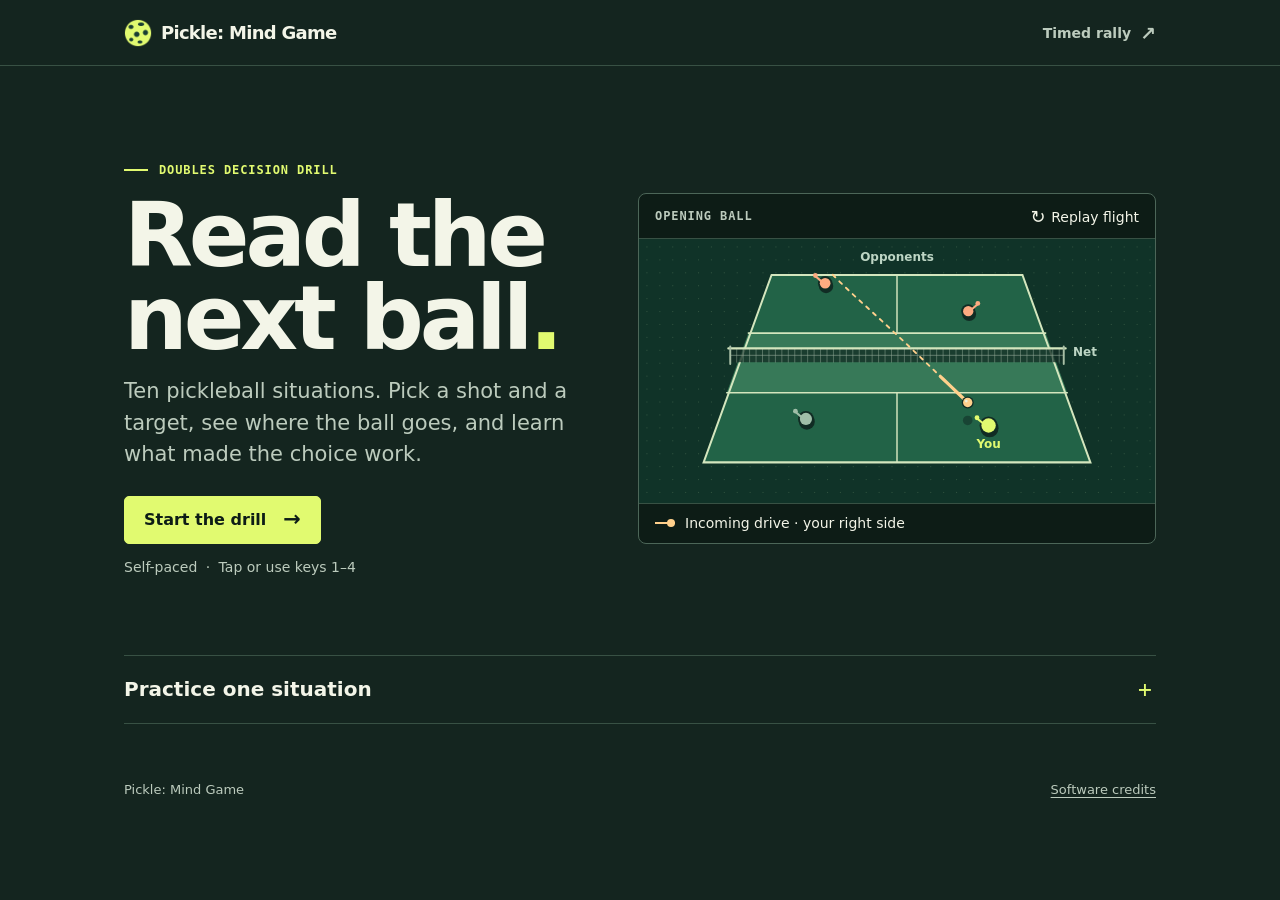
<file: index.html>
<!doctype html>
<html lang="en">
  <head>
    <meta http-equiv="Content-Security-Policy" content="script-src &#39;self&#39;; connect-src &#39;self&#39;; object-src &#39;none&#39;; base-uri &#39;self&#39;">

    <meta charset="UTF-8" />
    <link rel="icon" type="image/png" href="./ball.png" />
    <meta name="viewport" content="width=device-width, initial-scale=1.0, viewport-fit=cover" />
    <meta name="apple-mobile-web-app-capable" content="yes" />
    <meta name="mobile-web-app-capable" content="yes" />
    <meta name="theme-color" content="#14251f" />
    <meta name="description" content="Read ten doubles pickleball situations. Choose a shot and a target, see the court, and replay each decision at your own pace." />
    <title>Pickle: Mind Game</title>
    <script type="module" crossorigin src="./assets/drill-CyTFswaB.js"></script>
    <link rel="modulepreload" crossorigin href="./assets/jsx-runtime-Z60Ad7FQ.js">
    <link rel="stylesheet" crossorigin href="./assets/drill-CYoY7oPi.css">
  </head>
  <body>
    <div id="root"></div>
  </body>
</html>
</file>
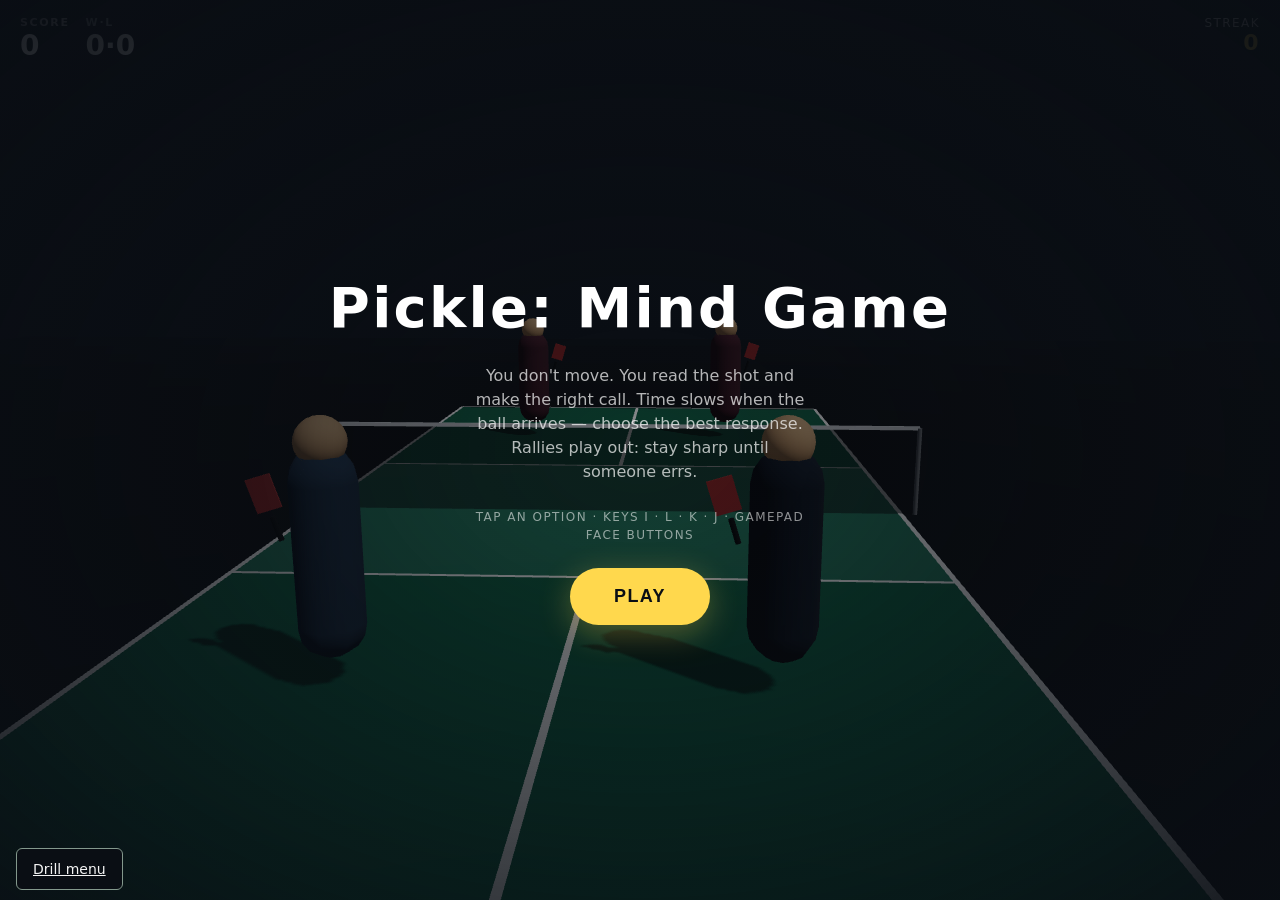
<file: rally.html>
<!doctype html>
<html lang="en">
  <head>
    <meta http-equiv="Content-Security-Policy" content="script-src &#39;self&#39;; connect-src &#39;self&#39;; object-src &#39;none&#39;; base-uri &#39;self&#39;">

    <meta charset="UTF-8" />
    <link rel="icon" type="image/png" href="./ball.png" />
    <meta name="viewport" content="width=device-width, initial-scale=1.0, viewport-fit=cover" />
    <meta name="apple-mobile-web-app-capable" content="yes" />
    <meta name="mobile-web-app-capable" content="yes" />
    <meta name="theme-color" content="#0a0e14" />
    <title>Timed Rally · Pickle: Mind Game</title>
    <script type="module" crossorigin src="./assets/rally-UnPA8FQm.js"></script>
    <link rel="modulepreload" crossorigin href="./assets/jsx-runtime-Z60Ad7FQ.js">
    <link rel="stylesheet" crossorigin href="./assets/rally-DVQZcZiQ.css">
  </head>
  <body>
    <div id="root"></div>
  </body>
</html>
</file>
<file: assets/drill-CYoY7oPi.css>
:root{--ink:#14251f;--panel:#1b3028;--raised:#223b31;--edge:#4c6658;--rule:#385144;--muted:#bccbbd;--paper:#f3f5e8;--ball:#e1fa70;--flight:#ffd08c;--playable:#aed6ef;--risky:#ffb69c;--focus:#fff4b8;--deep:#0d1c16;--body:-apple-system, BlinkMacSystemFont, "Inter", system-ui, sans-serif;--display:"Arial Narrow", "Helvetica Neue", var(--body);--mono:ui-monospace, "SFMono-Regular", Consolas, monospace;font-family:var(--body);color:var(--paper);background:var(--ink);--lightningcss-light: ;--lightningcss-dark:initial;color-scheme:dark;font-synthesis:none}*{box-sizing:border-box}html,body{min-width:0;margin:0;overflow-x:clip}body{min-height:100dvh}button,summary,a{-webkit-tap-highlight-color:transparent;touch-action:manipulation}button,a{font:inherit;color:inherit}button,summary{cursor:pointer}button{appearance:none}a{text-decoration:none}:focus-visible{outline:3px solid var(--focus);outline-offset:3px}h1:focus,h2:focus{outline:none}h1,h2,p,figure,ul,ol{margin:0}h1,h2{overflow-wrap:anywhere;min-width:0;font-family:var(--display)}button{border-radius:5px}.mast{border-bottom:1px solid var(--rule)}.mast-inner,.shell,.foot{width:min(1160px,100%);margin-inline:auto;padding-inline:clamp(18px,5vw,70px)}.mast-inner{justify-content:space-between;align-items:center;gap:10px;height:65px;display:flex}.brand,.nav-link{align-items:center;gap:9px;min-height:44px;display:inline-flex}.brand{letter-spacing:-.04em;font-size:18px;font-weight:720}.brand img{display:block}.nav-link,.text-link{font-size:14px;font-weight:630}.nav-link{color:var(--muted)}.nav-link span{font-size:19px}.nav-link:hover,.text-link:hover{color:var(--ball);text-decoration:underline}.home{padding-block:clamp(36px,7.5vw,100px) 44px}.home-spread{grid-template-columns:minmax(0,.93fr) minmax(0,1.07fr);align-items:center;gap:clamp(24px,5vw,74px);display:grid}.eyebrow,.court-title>span,.scorebar,.your-pick{font-family:var(--mono);letter-spacing:.075em;text-transform:uppercase;font-size:12px;font-weight:650;line-height:1.4}.eyebrow{color:var(--ball);align-items:center;gap:11px;display:flex}.rule{background:var(--ball);width:24px;height:2px;display:inline-block}.intro h1{letter-spacing:-.046em;margin:15px 0 16px;font-size:clamp(56px,7vw,102px);font-weight:760;line-height:.93}.intro h1>span{display:block}.dot{color:var(--ball)}.lede{max-width:39ch;color:var(--muted);margin-bottom:25px;font-size:clamp(17px,1.7vw,21px);line-height:1.5}.primary,.secondary{border-radius:5px;justify-content:center;align-items:center;gap:17px;min-height:48px;padding:12px 19px;font-size:16px;font-weight:720;line-height:1.3;display:inline-flex}.primary{background:var(--ball);border:1px solid var(--ball);color:var(--deep)}.primary:hover{background:var(--paper);border-color:var(--paper)}.primary span{font-size:21px;line-height:1}.primary:active,.secondary:active,.option:active{transform:translateY(1px)}.secondary{color:var(--paper);border:1px solid var(--edge);background:0 0}.secondary:hover{border-color:var(--paper)}.intro-note{color:var(--muted);margin-top:15px;font-size:14px}.intro-note span{padding-inline:4px}.court{background:var(--deep);border:1px solid var(--edge);border-radius:8px;min-width:0;overflow:hidden}.court-title,.court figcaption{align-items:center;display:flex}.court-title{border-bottom:1px solid var(--rule);justify-content:space-between;min-height:42px;padding-inline:16px 6px}.court-title>span{color:var(--muted)}.court-title button{color:var(--paper);background:0 0;border:0;min-height:44px;padding:8px 10px;font-size:14px}.court-title button span{vertical-align:-1px;font-size:18px}.court-title button:hover{color:var(--ball)}.court-title button:focus-visible{outline-offset:-3px}.court canvas{aspect-ratio:560/286;width:100%;height:auto;display:block}.court figcaption{min-height:40px;color:var(--paper);border-top:1px solid var(--rule);gap:10px;padding:10px 16px;font-size:14px;line-height:1.35}.flight-mark{background:var(--flight);flex:none;width:20px;height:2px;display:inline-block;position:relative}.flight-mark:after{content:"";background:var(--flight);border-radius:50%;width:8px;height:8px;position:absolute;top:-3px;right:0}.return-mark,.return-mark:after{background:var(--ball)}.library{border-block:1px solid var(--rule);margin-top:clamp(38px,6.5vw,80px)}summary{list-style:none}summary::-webkit-details-marker{display:none}.library summary,.review summary{align-items:center;gap:14px;display:flex}.library summary{justify-content:space-between;min-height:67px;font-size:20px;font-weight:650}.plus{width:22px;height:22px;color:var(--ball);flex:none;place-items:center;display:inline-grid}.plus:after{content:"+";font:23px/1 var(--mono)}details[open]>summary .plus:after{content:"−"}.library ul{grid-template-columns:repeat(2,minmax(0,1fr));gap:0 28px;padding:0 0 18px;list-style:none;display:grid}.library li a{border-top:1px solid var(--rule);min-height:46px;color:var(--muted);justify-content:space-between;align-items:center;gap:10px;padding:8px 3px;font-size:16px;display:flex}.library li a:hover{color:var(--ball)}.foot{color:var(--muted);justify-content:space-between;align-items:center;padding-bottom:24px;font-size:13px;display:flex}.foot a{text-underline-offset:3px;align-items:center;min-height:44px;text-decoration:underline;display:inline-flex}.drill{padding-block:clamp(22px,4vw,48px) 50px}.scorebar{color:var(--muted);letter-spacing:.04em;justify-content:space-between;align-items:baseline;display:flex}.scorebar b{color:var(--paper);margin-left:9px}.points{color:var(--ball);font-size:17px}.points span{font-size:12px}.progress{gap:5px;margin:10px 0 clamp(23px,3vw,40px);display:flex}.progress i{background:var(--rule);flex:1;height:4px}.progress .current{background:var(--ball)}.progress .done{background:var(--muted)}.work{grid-template-columns:minmax(0,1.03fr) minmax(0,.97fr);grid-template-areas:"read court""decision court";align-items:start;column-gap:clamp(30px,4.5vw,64px);display:grid}.readout{grid-area:read}.readout h1,.recap h1{letter-spacing:-.039em;margin:10px 0 12px;font-size:clamp(39px,4.4vw,62px);font-weight:735;line-height:1.02}.cue{color:var(--paper);max-width:52ch;font-size:clamp(17px,1.6vw,20px);line-height:1.48}.work .court{grid-area:court}.decisions{border-top:1px solid var(--rule);grid-area:decision;margin-top:28px;padding-top:22px}.decisions h2{letter-spacing:-.04em;font-size:clamp(25px,2.2vw,32px);line-height:1.1}.help{color:var(--muted);font-size:14px;line-height:1.5}.pick-help{margin:5px 0 13px}.options{grid-template-columns:repeat(2,minmax(0,1fr));gap:9px;display:grid}.option{border:1px solid var(--edge);background:var(--panel);color:var(--paper);text-align:left;justify-content:space-between;align-items:flex-start;gap:4px;min-height:75px;padding:12px 13px;display:flex}.option:hover{border-color:var(--ball);background:var(--raised)}.choice-copy{flex-direction:column;gap:2px;display:flex}.choice-copy strong{letter-spacing:-.027em;font-size:20px;line-height:1.16}.choice-copy .aim{color:var(--muted);font-size:16px;line-height:1.32}kbd{border:1px solid var(--edge);width:21px;height:22px;color:var(--muted);font:11px/1 var(--mono);border-radius:4px;flex-shrink:0;place-items:center;display:inline-grid}.keys-help{margin-top:12px}.feedback-top{color:var(--muted);justify-content:space-between;align-items:center;gap:10px;font-size:13px;display:flex}.grade{align-items:center;gap:7px;font-size:15px;font-weight:750;display:inline-flex}.grade i{width:21px;height:21px;font:700 13px/1 var(--body);border:1.5px solid;border-radius:50%;place-items:center;display:inline-grid}.grade.perfect,.grade-text.perfect{color:var(--ball)}.grade.ok,.grade-text.ok{color:var(--playable)}.grade.wrong,.grade-text.wrong{color:var(--risky)}.your-pick{color:var(--muted);margin:18px 0 3px;font-size:11px}.reason,.compare p,.review details p{font-size:17px;line-height:1.48}.reason{margin-top:9px}.compare{border-left:2px solid var(--ball);margin-top:17px;padding-left:13px}.compare strong{color:var(--ball);font-size:16px}.compare p{color:var(--muted);margin-top:4px;font-size:16px}.feedback-actions,.recap-actions{flex-wrap:wrap;gap:9px;margin:21px 0 9px;display:flex}.recap{padding-top:clamp(30px,5vw,68px);padding-bottom:55px}.recap h1{font-size:clamp(39px,5.5vw,76px)}.recap-score{color:var(--muted);align-items:baseline;gap:12px;margin:18px 0 9px;display:flex}.recap-score b{color:var(--ball);font-size:clamp(44px,5.5vw,72px);font-family:var(--display);letter-spacing:-.06em;line-height:1}.grade-counts{color:var(--muted);flex-wrap:wrap;gap:7px 16px;font-size:15px;display:flex}.grade-counts span{align-items:center;gap:7px;display:inline-flex}.grade-dot{background:var(--ball);border-radius:50%;width:8px;height:8px}.grade-dot.ok{background:var(--playable)}.grade-dot.wrong{background:var(--risky)}.review-title{letter-spacing:-.04em;margin:34px 0 14px;font-size:26px}.review{border-bottom:1px solid var(--rule);max-width:790px;margin:0;padding:0;list-style:none}.review li{border-top:1px solid var(--rule)}.review summary{padding-block:13px}.review-case{flex:1;font-size:17px;font-weight:660}.review-case small{color:var(--muted);margin-top:3px;font-size:14px;font-weight:400;display:block}.grade-text{font-size:14px}.review details p{max-width:66ch;color:var(--muted)}.review .text-link{color:var(--ball);align-items:center;gap:6px;min-height:44px;margin-bottom:5px;display:inline-flex}@media (width<=760px){.mast-inner{height:55px}.home-spread{grid-template-columns:minmax(0,1fr);gap:25px}.intro h1{font-size:clamp(56px,12vw,82px)}.intro h1>span{display:inline}.home{padding-top:33px}.opening-court{max-width:560px}.work{grid-template-columns:minmax(0,1fr);grid-template-areas:"read""court""decision"}.work .court{margin-top:16px}.decisions{border:0;margin-top:20px;padding-top:0}.readout h1{margin:6px 0 7px;font-size:clamp(32px,7.3vw,46px)}.cue{font-size:17px;line-height:1.38}.library{margin-top:28px}.library ul{grid-template-columns:minmax(0,1fr)}.court-title{min-height:36px;padding-left:12px}.court figcaption{min-height:34px;padding:7px 12px}.progress{margin-bottom:20px}.options{gap:8px}.option{min-height:65px;padding:9px 12px}.choice-copy strong{font-size:19px}.recap .plus{width:13px}}@media (width<=370px){.brand{gap:6px;font-size:16px}.brand img{width:24px;height:24px}.feedback-actions .primary,.feedback-actions .secondary{gap:8px;padding-inline:11px;font-size:15px}}@media (width>=510px) and (width<=760px){.work .court{max-width:480px}}@media (prefers-reduced-motion:reduce){*,:before,:after{scroll-behavior:auto!important}}
</file>
<file: assets/rally-DVQZcZiQ.css>
:root{--bg:#0a0e14;--court:#2a6f4f;--kitchen:#4a8060;--line:#f4f4f4;--net:#1a1a1a;--accent:#ffd84d;--good:#6ee7a8;--bad:#ff5c7a;--face-n:#34d399;--face-e:#f87171;--face-s:#60a5fa;--face-w:#f472b6;--lightningcss-light: ;--lightningcss-dark:initial;color-scheme:dark;font-family:-apple-system,BlinkMacSystemFont,Inter,system-ui,sans-serif}*{box-sizing:border-box;-webkit-tap-highlight-color:transparent;-webkit-touch-callout:none;-webkit-user-select:none;user-select:none}html,body,#root{background:var(--bg);color:#fff;touch-action:none;overscroll-behavior:none;width:100vw;height:100dvh;margin:0;padding:0;overflow:hidden}#root{position:relative}canvas{touch-action:none;display:block}.hud{pointer-events:none;z-index:10;position:absolute;inset:0}.hud-top{top:env(safe-area-inset-top,0);font-variant-numeric:tabular-nums;justify-content:space-between;align-items:flex-start;padding:16px 20px;display:flex;position:absolute;left:0;right:0}.hud-status{letter-spacing:.12em;text-transform:uppercase;opacity:.8;font-size:13px}.hud-score{align-items:baseline;gap:16px;font-size:28px;font-weight:700;display:flex}.hud-score .label{letter-spacing:.15em;opacity:.6;text-transform:uppercase;font-size:11px}.hud-streak{text-align:right;letter-spacing:.12em;text-transform:uppercase;opacity:.7;font-size:12px}.hud-streak .num{opacity:1;color:var(--accent);font-size:22px;font-weight:700;display:block}.banner{text-align:center;pointer-events:none;position:absolute;top:38%;left:50%;transform:translate(-50%,-50%)}.banner .big{letter-spacing:.04em;text-shadow:0 4px 20px #0009;font-size:clamp(40px,9vw,80px);font-weight:800}.banner .sub{letter-spacing:.2em;text-transform:uppercase;opacity:.85;margin-top:4px;font-size:14px}.banner.good .big{color:var(--good)}.banner.bad .big{color:var(--bad)}.banner.neutral .big{color:#fff}.start-overlay{z-index:30;background:radial-gradient(#0a0e1466,#0a0e14f2);flex-direction:column;justify-content:center;align-items:center;gap:24px;display:flex;position:absolute;inset:0}.start-overlay h1{letter-spacing:.04em;text-align:center;margin:0;font-size:clamp(32px,7vw,56px)}.start-overlay p{text-align:center;opacity:.7;max-width:380px;margin:0;padding:0 24px;line-height:1.5}.start-button{pointer-events:auto;background:var(--accent);color:#0a0e14;letter-spacing:.08em;text-transform:uppercase;cursor:pointer;border:none;border-radius:999px;padding:18px 44px;font-size:18px;font-weight:700;box-shadow:0 8px 32px #ffd84d4d}.start-button:active{transform:scale(.97)}.qte{pointer-events:none;z-index:20;position:absolute;inset:0}.qte-incoming{text-align:center;position:absolute;top:16%;left:50%;transform:translate(-50%)}.qte-incoming .label{letter-spacing:.25em;text-transform:uppercase;opacity:.55;font-size:10px}.qte-incoming .desc{text-shadow:0 2px 12px #000000b3;margin-top:4px;font-size:clamp(18px,4vw,26px);font-weight:600}.qte-diamond{aspect-ratio:1;width:min(340px,78vw);position:absolute;bottom:6%;left:50%;transform:translate(-50%)}@media (aspect-ratio>=1){.qte-diamond{width:min(320px,32vw);bottom:4%;left:auto;right:4%;transform:none}}.qte-option{aspect-ratio:1;-webkit-backdrop-filter:blur(10px);pointer-events:auto;cursor:pointer;background:#141920d9;border:2px solid #ffffff1f;border-radius:18px;flex-direction:column;justify-content:center;align-items:center;width:38%;padding:8px;transition:transform 80ms ease-out,border-color 80ms;display:flex;position:absolute}.qte-option:active,.qte-option.pressed{border-color:#ffffff80;transform:scale(.94)}.qte-option.correct{border-color:var(--good);background:#6ee7a82e}.qte-option.wrong{border-color:var(--bad);background:#ff5c7a2e}.qte-option .glyph{background:#00000059;border-radius:50%;justify-content:center;align-items:center;width:36px;height:36px;margin-bottom:6px;font-size:18px;font-weight:700;display:flex}.qte-option[data-dir=N]{top:0;left:50%;transform:translate(-50%)}.qte-option[data-dir=N] .glyph{color:var(--face-n)}.qte-option[data-dir=E]{top:50%;right:0;transform:translateY(-50%)}.qte-option[data-dir=E] .glyph{color:var(--face-e)}.qte-option[data-dir=S]{bottom:0;left:50%;transform:translate(-50%)}.qte-option[data-dir=S] .glyph{color:var(--face-s)}.qte-option[data-dir=W]{top:50%;left:0;transform:translateY(-50%)}.qte-option[data-dir=W] .glyph{color:var(--face-w)}.qte-option[data-dir=N]:active,.qte-option[data-dir=N].pressed{transform:translate(-50%)scale(.94)}.qte-option[data-dir=E]:active,.qte-option[data-dir=E].pressed{transform:translateY(-50%)scale(.94)}.qte-option[data-dir=S]:active,.qte-option[data-dir=S].pressed{transform:translate(-50%)scale(.94)}.qte-option[data-dir=W]:active,.qte-option[data-dir=W].pressed{transform:translateY(-50%)scale(.94)}.qte-option .label{text-align:center;font-size:13px;font-weight:700;line-height:1.15}.qte-option .detail{letter-spacing:.08em;opacity:.7;text-transform:uppercase;margin-top:2px;font-size:10px}.qte-option .keyhint{letter-spacing:.15em;opacity:.45;text-transform:uppercase;margin-top:4px;font-size:9px}.opp-cue{text-align:center;pointer-events:none;opacity:.78;transition:opacity .2s ease-out;position:absolute;top:18%;left:50%;transform:translate(-50%)}.opp-cue.fresh{opacity:1;animation:.22s ease-out oppCueIn}@keyframes oppCueIn{0%{opacity:0;transform:translate(-50%,8px)scale(.92)}to{opacity:1;transform:translate(-50%)scale(1)}}.opp-cue-label{letter-spacing:.28em;text-transform:uppercase;opacity:.55;color:var(--bad);font-size:10px}.opp-cue-text{text-shadow:0 2px 12px #000000b3;margin-top:2px;font-size:clamp(16px,3.4vw,22px);font-weight:700}.pov-indicator{letter-spacing:.2em;text-transform:uppercase;opacity:.55;align-items:center;gap:8px;font-size:10px;display:flex;position:absolute;bottom:2%;left:50%;transform:translate(-50%)}@media (aspect-ratio>=1){.pov-indicator{text-align:center;flex-direction:column;top:50%;bottom:auto;left:4%;transform:translateY(-50%)}}.pov-dot{background:var(--accent);width:8px;height:8px;box-shadow:0 0 12px var(--accent);border-radius:50%}.qte-timer{aspect-ratio:1;width:22%;position:absolute;top:50%;left:50%;transform:translate(-50%,-50%)}.qte-timer svg{width:100%;height:100%;transform:rotate(-90deg)}.qte-timer .ring-bg{fill:none;stroke:#ffffff1a;stroke-width:6px}.qte-timer .ring-fg{fill:none;stroke:var(--accent);stroke-width:6px;stroke-linecap:round;transition:stroke-dashoffset 16ms linear}.qte-timer.urgent .ring-fg{stroke:var(--bad)}.rally-menu-link{left:max(16px, env(safe-area-inset-left));bottom:max(10px, env(safe-area-inset-bottom));z-index:40;color:var(--line);background:var(--bg);border:1px solid #83988c;border-radius:6px;padding:12px 16px;font-size:14px;position:absolute}.rally-menu-link:focus-visible,.qte-option:focus-visible,.start-button:focus-visible{outline:3px solid var(--accent);outline-offset:2px}.qte-option .label{font-size:clamp(15px,4.1vw,18px)}.qte-option .detail{opacity:1;font-size:14px}.qte-option .keyhint{opacity:.8;font-size:11px}
</file>
